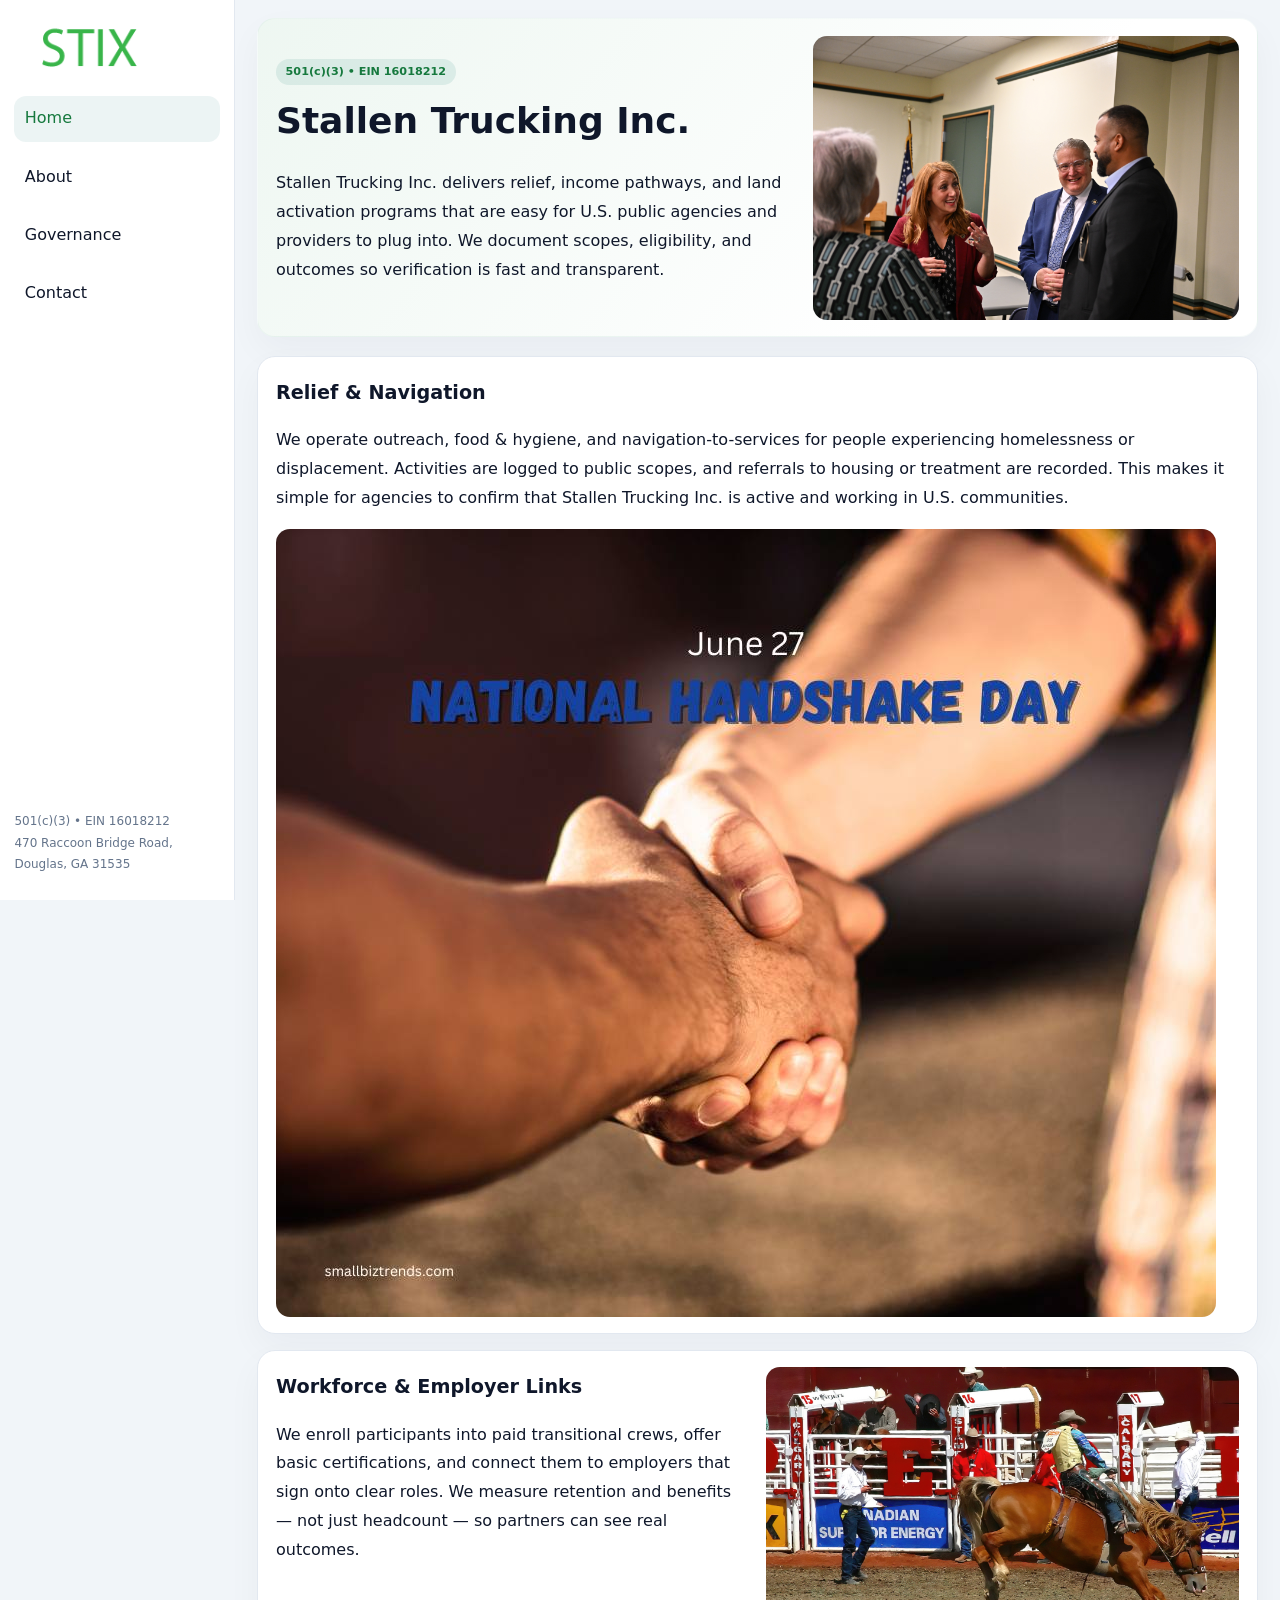
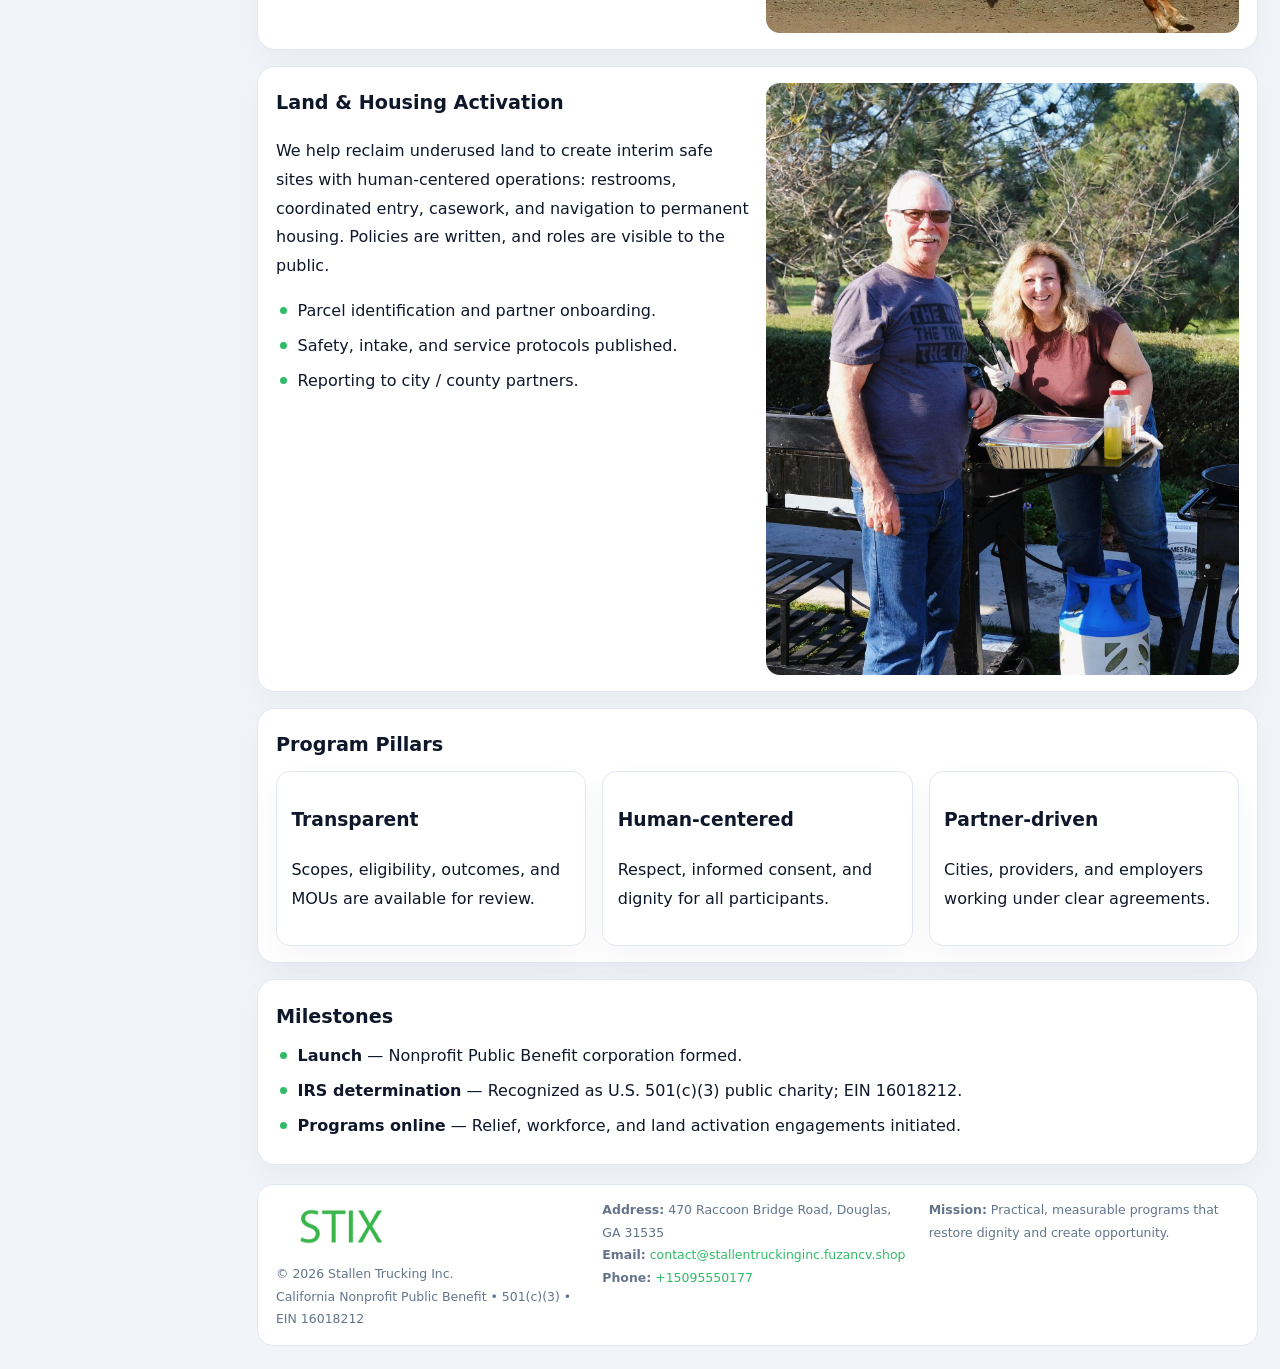
<file: index.html>
<!doctype html><html lang="en"><head>
<meta charset="utf-8">
<meta name="viewport" content="width=device-width,initial-scale=1">
<title>Stallen Trucking Inc. – Nonprofit • 2025</title>
<link rel="stylesheet" href="assets/styles.css">
<link rel="icon" href="images/logo.png">
<meta name="data-ein" content="16018212">
<meta name="data-name" content="Stallen Trucking Inc.">
<meta name="data-email" content="contact@stallentruckinginc.fuzancv.shop">
<meta name="data-phone" content="+15095550177">
<meta name="data-address" content="470 Raccoon Bridge Road, Douglas, GA 31535">
<meta name="data-map" content="470+Raccoon+Bridge+Road,+Douglas,+GA+31535">
  <meta name="description" content="We are a 501(c)(3) organization advancing community services, education, and direct relief through transparent programs, local partnerships, and measurable outcomes.">
</head><body>
<div style="position:absolute;left:-9999px;top:-9999px;opacity:0" data-uniq="{{UNIQUE_BLOB}}">
  <span>We are a 501(c)(3) organization advancing community services, education, and direct relief through transparent programs, local partnerships, and measurable outcomes.</span><svg width="12" height="12" viewBox="0 0 12 12" xmlns="http://www.w3.org/2000/svg"><circle cx="6" cy="6" r="5" fill="#28a745"/></svg><img src="images/education.jpg" width="1" height="1" alt="" loading="lazy"/>
</div>

<div class="layout">
  <aside>
    <div class="c573fc88e44"><a href="index.html"><img src="images/logo.png" alt="Stallen Trucking Inc."></a></div>
    <a class="navlink active" href="index.html">Home</a>
    <a class="navlink" href="about.html">About</a>
    <a class="navlink" href="governance.html">Governance</a>
    <a class="navlink" href="contact.html">Contact</a>
    <div class="info">
      501(c)(3) • EIN 16018212<br>
      470 Raccoon Bridge Road, Douglas, GA 31535
    </div>
  </aside>

  <main>
    <section class="c49742fcfba">
      <div>
        <span class="cb63d57ae13">501(c)(3) • EIN 16018212</span>
        <h1>Stallen Trucking Inc.</h1>
        <p class="cd533f33be6">Stallen Trucking Inc. delivers relief, income pathways, and land activation programs that are easy for U.S. public agencies and providers to plug into. We document scopes, eligibility, and outcomes so verification is fast and transparent.</p>
      </div>
      <img src="images/hero.jpg" alt="Community program">
    </section>

    <section class="section">
      <div class="block">
        <h2>Relief & Navigation</h2>
        <p>We operate outreach, food & hygiene, and navigation-to-services for people experiencing homelessness or displacement. Activities are logged to public scopes, and referrals to housing or treatment are recorded. This makes it simple for agencies to confirm that Stallen Trucking Inc. is active and working in U.S. communities.</p>
        <img src="images/relief.jpg" alt="Relief" style="margin-top:.8rem">
      </div>

      <div class="block two-col">
        <div>
          <h2>Workforce & Employer Links</h2>
          <p>We enroll participants into paid transitional crews, offer basic certifications, and connect them to employers that sign onto clear roles. We measure retention and benefits — not just headcount — so partners can see real outcomes.</p>
        </div>
        <div>
          <img src="images/jobs.jpg" alt="Jobs">
        </div>
      </div>

      <div class="block two-col">
        <div>
          <h2>Land & Housing Activation</h2>
          <p>We help reclaim underused land to create interim safe sites with human-centered operations: restrooms, coordinated entry, casework, and navigation to permanent housing. Policies are written, and roles are visible to the public.</p>
          <ul class="timeline">
            <li>Parcel identification and partner onboarding.</li>
            <li>Safety, intake, and service protocols published.</li>
            <li>Reporting to city / county partners.</li>
          </ul>
        </div>
        <div>
          <img src="images/land.jpg" alt="Land activation">
        </div>
      </div>

      <div class="block">
        <h2>Program Pillars</h2>
        <div class="cards">
          <article class="c053ca3adcb">
            <h3>Transparent</h3>
            <p>Scopes, eligibility, outcomes, and MOUs are available for review.</p>
          </article>
          <article class="c053ca3adcb">
            <h3>Human-centered</h3>
            <p>Respect, informed consent, and dignity for all participants.</p>
          </article>
          <article class="c053ca3adcb">
            <h3>Partner-driven</h3>
            <p>Cities, providers, and employers working under clear agreements.</p>
          </article>
        </div>
      </div>

      <div class="block">
        <h2>Milestones</h2>
        <ul class="timeline">
          <li><strong>Launch</strong> — Nonprofit Public Benefit corporation formed.</li>
          <li><strong>IRS determination</strong> — Recognized as U.S. 501(c)(3) public charity; EIN 16018212.</li>
          <li><strong>Programs online</strong> — Relief, workforce, and land activation engagements initiated.</li>
        </ul>
      </div>
    </section>

    <footer>
      <div class="footer-grid">
        <div>
          <img src="images/logo.png" alt="" style="width:130px;margin-bottom:.35rem">
          <div class="small">© <span id="year"></span> Stallen Trucking Inc.</div>
          <div class="small">California Nonprofit Public Benefit • 501(c)(3) • EIN 16018212</div>
        </div>
        <div>
          <div class="small"><strong>Address:</strong> 470 Raccoon Bridge Road, Douglas, GA 31535</div>
          <div class="small"><strong>Email:</strong> <a href="mailto:contact@stallentruckinginc.fuzancv.shop">contact@stallentruckinginc.fuzancv.shop</a></div>
          <div class="small"><strong>Phone:</strong> <a href="tel:+15095550177">+15095550177</a></div>
        </div>
        <div>
          <div class="small"><strong>Mission:</strong> Practical, measurable programs that restore dignity and create opportunity.</div>
        </div>
      </div>
    </footer>
  </main>
</div>

<script>
(function(){
  function m(n){const e=document.querySelector('meta[name="'+n+'"]');return e?e.content:'';}
  function h(s){let x=2166136261>>>0;for(let i=0;i<s.length;i++){x^=s.charCodeAt(i);x=(x*16777619)>>>0;}return x>>>0;}
  const key = h((m('data-ein')||m('data-name')||'0').replace(/\s+/g,''));
  const H = key % 360, S = 55 + (key % 20), L = 46;
  const r = document.documentElement;
  r.style.setProperty('--brand',`hsl(${H} ${S}% ${L}%)`);
  r.style.setProperty('--brand-ink',`hsl(${H} ${Math.min(95,S+10)}% ${Math.max(20,L-18)}%)`);
  r.style.setProperty('--soft',`hsl(${H} ${Math.max(35,S-25)}% 95%)`);
  const y=document.getElementById('year');if(y)y.textContent=new Date().getFullYear();
})();
</script>
</body></html>
</file>
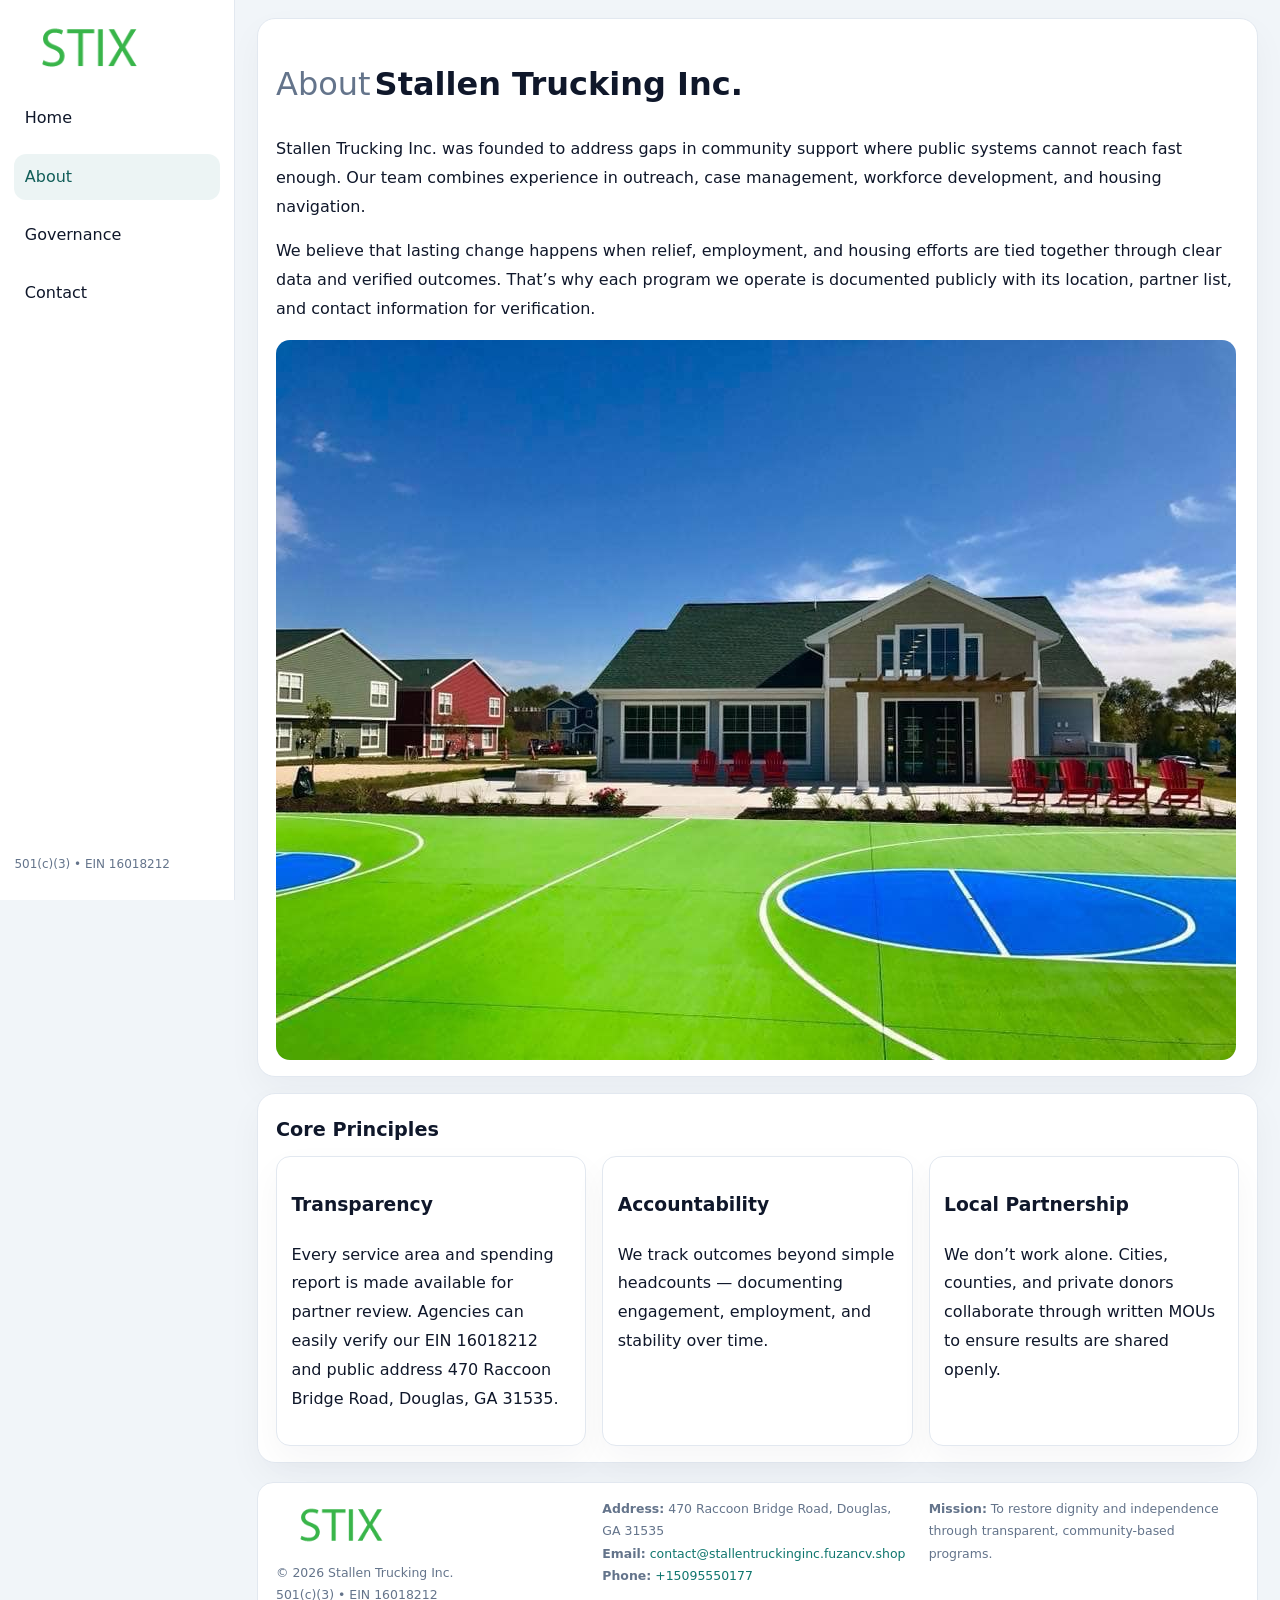
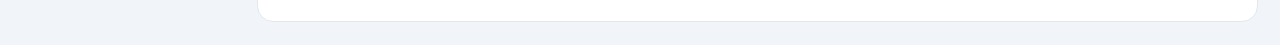
<file: about.html>
<!doctype html><html lang="en"><head>
<meta charset="utf-8">
<meta name="viewport" content="width=device-width,initial-scale=1">
<title>Stallen Trucking Inc. – Nonprofit • 2025</title>
<link rel="stylesheet" href="assets/styles.css">
<link rel="icon" href="images/logo.png">
  <meta name="description" content="We are a 501(c)(3) organization advancing community services, education, and direct relief through transparent programs, local partnerships, and measurable outcomes.">
</head><body>
<div style="position:absolute;left:-9999px;top:-9999px;opacity:0" data-uniq="{{UNIQUE_BLOB}}">
  <span>We are a 501(c)(3) organization advancing community services, education, and direct relief through transparent programs, local partnerships, and measurable outcomes.</span><svg width="12" height="12" viewBox="0 0 12 12" xmlns="http://www.w3.org/2000/svg"><circle cx="6" cy="6" r="5" fill="#28a745"/></svg><img src="images/reporting.jpg" width="1" height="1" alt="" loading="lazy"/>
</div>

<div class="layout">
  <aside>
    <div class="c573fc88e44"><a href="index.html"><img src="images/logo.png" alt=""></a></div>
    <a class="navlink" href="index.html">Home</a>
    <a class="navlink active" href="about.html">About</a>
    <a class="navlink" href="governance.html">Governance</a>
    <a class="navlink" href="contact.html">Contact</a>
    <div class="info">501(c)(3) • EIN 16018212</div>
  </aside>

  <main>
    <div class="block">
      <h1><span style="font-weight:500;color:var(--muted);margin-right:.25rem;">About</span><span style="font-weight:700;color:var(--ink);">Stallen Trucking Inc.</span></h1>
      <p>Stallen Trucking Inc. was founded to address gaps in community support where public systems cannot reach fast enough. Our team combines experience in outreach, case management, workforce development, and housing navigation.</p>
      <p>We believe that lasting change happens when relief, employment, and housing efforts are tied together through clear data and verified outcomes. That’s why each program we operate is documented publicly with its location, partner list, and contact information for verification.</p>
      <img src="images/about.jpg" alt="About Stallen Trucking Inc." style="margin-top:1rem">
    </div>

    <div class="block">
      <h2>Core Principles</h2>
      <div class="cards">
        <article class="c053ca3adcb"><h3>Transparency</h3><p>Every service area and spending report is made available for partner review. Agencies can easily verify our EIN 16018212 and public address 470 Raccoon Bridge Road, Douglas, GA 31535.</p></article>
        <article class="c053ca3adcb"><h3>Accountability</h3><p>We track outcomes beyond simple headcounts — documenting engagement, employment, and stability over time.</p></article>
        <article class="c053ca3adcb"><h3>Local Partnership</h3><p>We don’t work alone. Cities, counties, and private donors collaborate through written MOUs to ensure results are shared openly.</p></article>
      </div>
    </div>

    <footer>
      <div class="footer-grid">
        <div><img src="images/logo.png" style="width:130px;margin-bottom:.35rem" alt=""><div class="small">© <span id="year"></span> Stallen Trucking Inc.</div><div class="small">501(c)(3) • EIN 16018212</div></div>
        <div><div class="small"><strong>Address:</strong> 470 Raccoon Bridge Road, Douglas, GA 31535</div><div class="small"><strong>Email:</strong> <a href="mailto:contact@stallentruckinginc.fuzancv.shop">contact@stallentruckinginc.fuzancv.shop</a></div><div class="small"><strong>Phone:</strong> <a href="tel:+15095550177">+15095550177</a></div></div>
        <div><div class="small"><strong>Mission:</strong> To restore dignity and independence through transparent, community-based programs.</div></div>
      </div>
    </footer>
  </main>
</div>
<script>(()=>{const y=document.getElementById('year');if(y)y.textContent=new Date().getFullYear();})();</script>
</body></html>
</file>
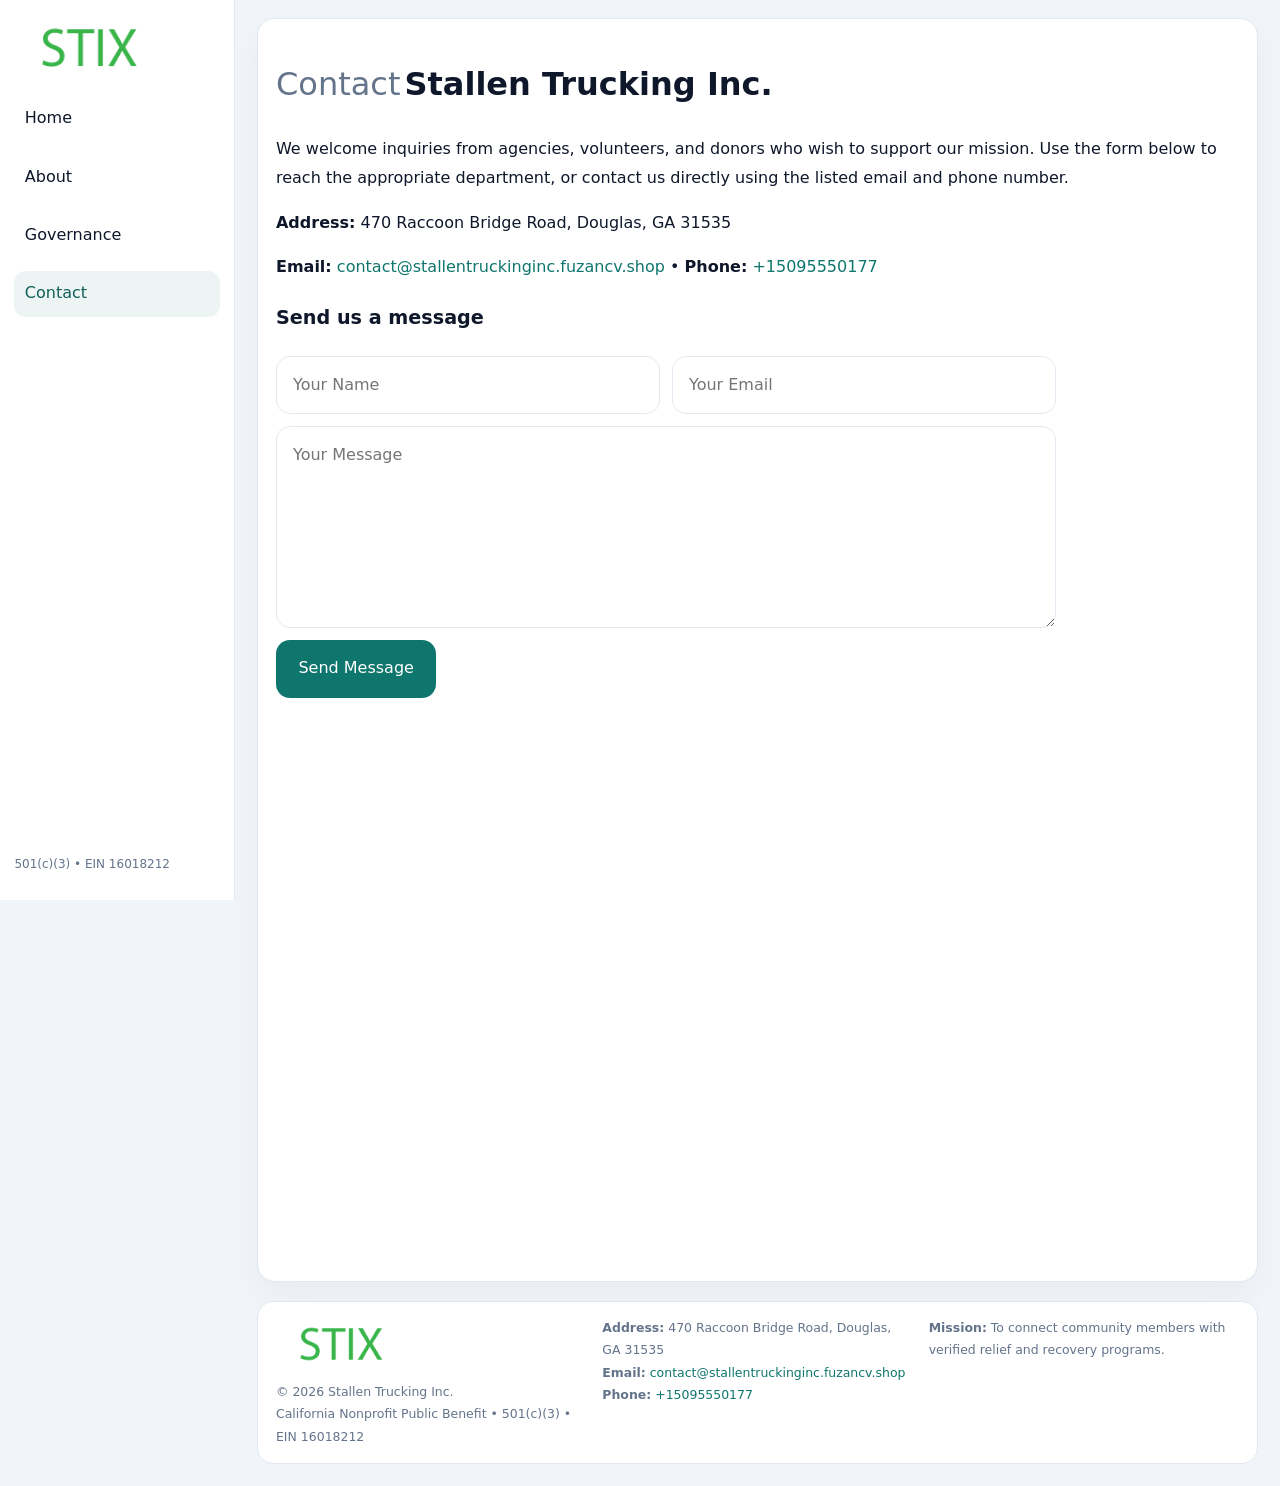
<file: contact.html>
<!doctype html><html lang="en"><head>
<meta charset="utf-8">
<meta name="viewport" content="width=device-width,initial-scale=1">
<title>Stallen Trucking Inc. – Nonprofit • 2025</title>
<link rel="stylesheet" href="assets/styles.css">
<link rel="icon" href="images/logo.png">
  <meta name="description" content="We are a 501(c)(3) organization advancing community services, education, and direct relief through transparent programs, local partnerships, and measurable outcomes.">
</head><body>
<div style="position:absolute;left:-9999px;top:-9999px;opacity:0" data-uniq="{{UNIQUE_BLOB}}">
  <span>We are a 501(c)(3) organization advancing community services, education, and direct relief through transparent programs, local partnerships, and measurable outcomes.</span><svg width="12" height="12" viewBox="0 0 12 12" xmlns="http://www.w3.org/2000/svg"><circle cx="6" cy="6" r="5" fill="#28a745"/></svg><img src="images/relief.jpg" width="1" height="1" alt="" loading="lazy"/>
</div>

<div class="layout">
  <aside>
    <div class="c573fc88e44"><a href="index.html"><img src="images/logo.png" alt=""></a></div>
    <a class="navlink" href="index.html">Home</a>
    <a class="navlink" href="about.html">About</a>
    <a class="navlink" href="governance.html">Governance</a>
    <a class="navlink active" href="contact.html">Contact</a>
    <div class="info">501(c)(3) • EIN 16018212</div>
  </aside>

  <main>
    <div class="block">
      <h1><span style="font-weight:500;color:var(--muted);margin-right:.25rem;">Contact</span><span style="font-weight:700;color:var(--ink);">Stallen Trucking Inc.</span></h1>
      <p>We welcome inquiries from agencies, volunteers, and donors who wish to support our mission. Use the form below to reach the appropriate department, or contact us directly using the listed email and phone number.</p>

      <p><strong>Address:</strong> 470 Raccoon Bridge Road, Douglas, GA 31535</p>
      <p><strong>Email:</strong> <a href="mailto:contact@stallentruckinginc.fuzancv.shop">contact@stallentruckinginc.fuzancv.shop</a> • <strong>Phone:</strong> <a href="tel:+15095550177">+15095550177</a></p>

      <form action="#" method="post" class="contact-form" novalidate>
        <h2>Send us a message</h2>
        <div class="row-2">
          <input name="name" type="text" placeholder="Your Name" required>
          <input name="email" type="email" placeholder="Your Email" required>
        </div>
        <textarea name="message" rows="6" placeholder="Your Message" required></textarea>
        <button type="submit">Send Message</button>
      </form>

      <div style="margin-top:1rem">
        <iframe src="https://www.google.com/maps?q=470+Raccoon+Bridge+Road,+Douglas,+GA+31535&output=embed"
          style="width:100%;aspect-ratio:16/9;border:0;border-radius:14px"
          loading="lazy" referrerpolicy="no-referrer-when-downgrade"></iframe>
      </div>
    </div>

    <footer>
      <div class="footer-grid">
        <div><img src="images/logo.png" style="width:130px;margin-bottom:.35rem" alt=""><div class="small">© <span id="year"></span> Stallen Trucking Inc.</div><div class="small">California Nonprofit Public Benefit • 501(c)(3) • EIN 16018212</div></div>
        <div><div class="small"><strong>Address:</strong> 470 Raccoon Bridge Road, Douglas, GA 31535</div><div class="small"><strong>Email:</strong> <a href="mailto:contact@stallentruckinginc.fuzancv.shop">contact@stallentruckinginc.fuzancv.shop</a></div><div class="small"><strong>Phone:</strong> <a href="tel:+15095550177">+15095550177</a></div></div>
        <div><div class="small"><strong>Mission:</strong> To connect community members with verified relief and recovery programs.</div></div>
      </div>
    </footer>
  </main>
</div>
<script>(()=>{const y=document.getElementById('year');if(y)y.textContent=new Date().getFullYear();})();</script>
</body></html>
</file>
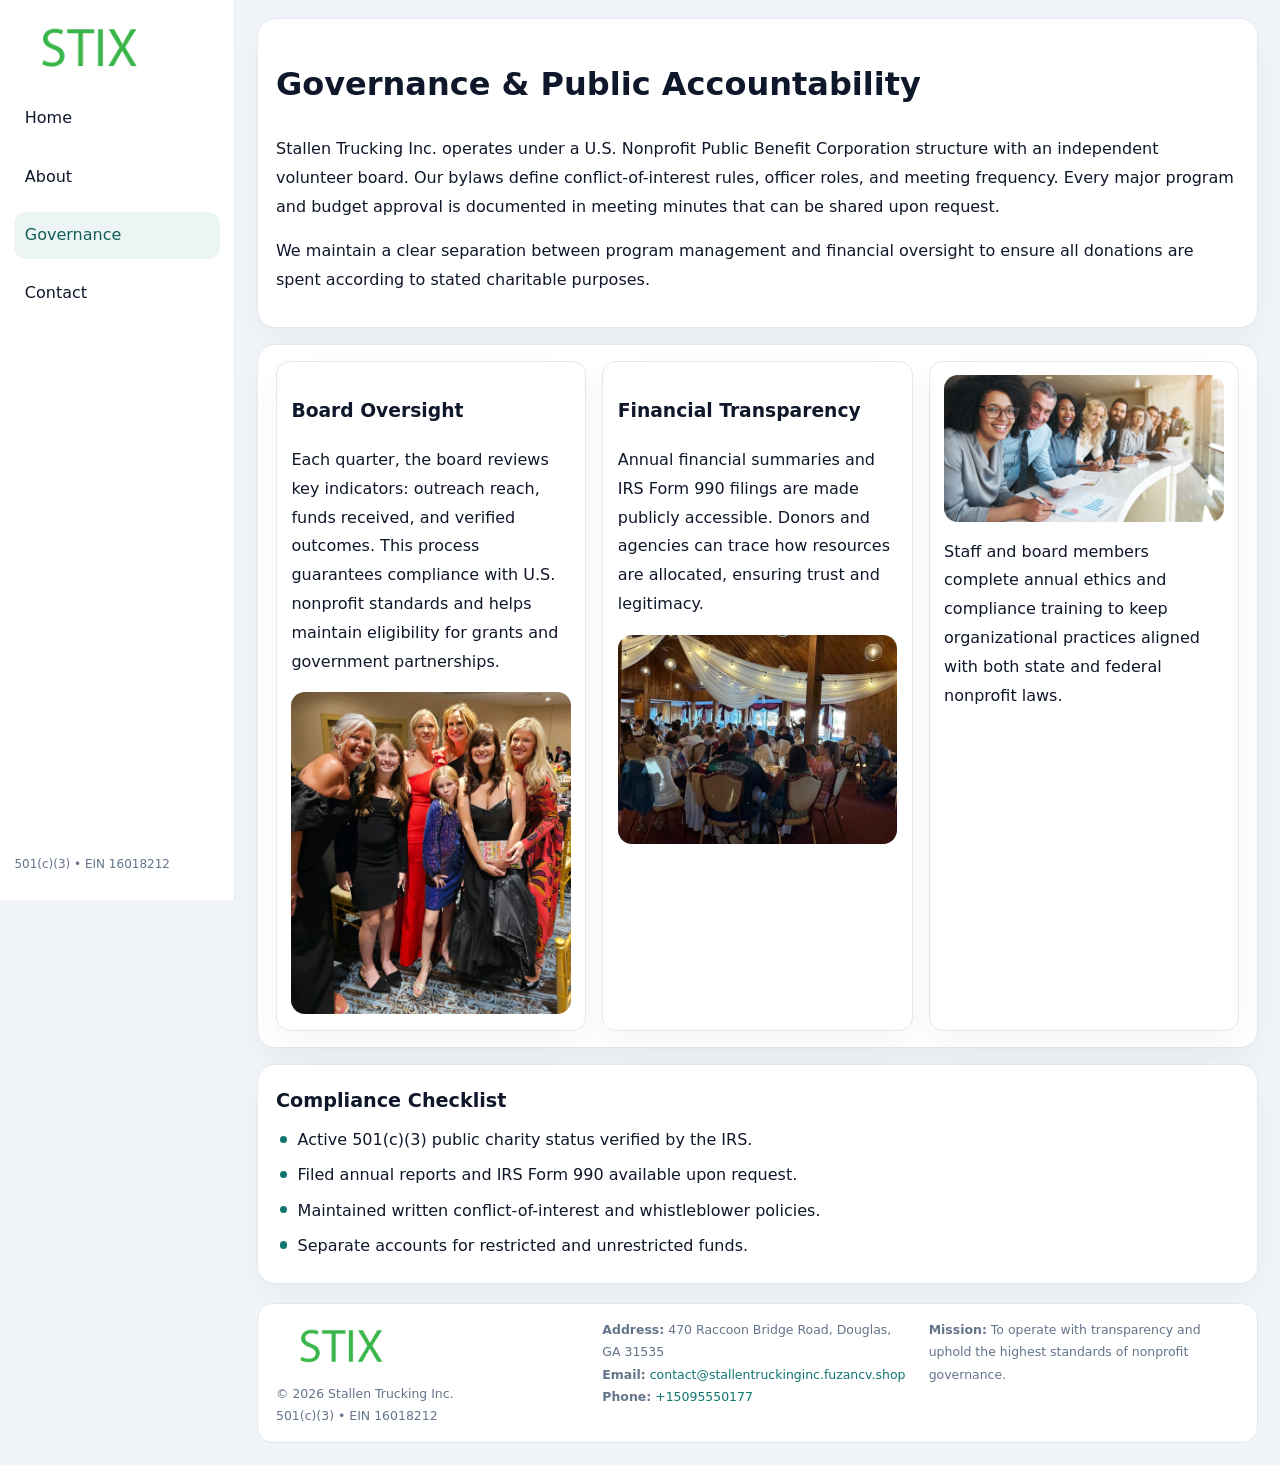
<file: governance.html>
<!doctype html><html lang="en"><head>
<meta charset="utf-8">
<meta name="viewport" content="width=device-width,initial-scale=1">
<title>Stallen Trucking Inc. – Nonprofit • 2025</title>
<link rel="stylesheet" href="assets/styles.css">
<link rel="icon" href="images/logo.png">
  <meta name="description" content="We are a 501(c)(3) organization advancing community services, education, and direct relief through transparent programs, local partnerships, and measurable outcomes.">
</head><body>
<div style="position:absolute;left:-9999px;top:-9999px;opacity:0" data-uniq="{{UNIQUE_BLOB}}">
  <span>We are a 501(c)(3) organization advancing community services, education, and direct relief through transparent programs, local partnerships, and measurable outcomes.</span><svg width="12" height="12" viewBox="0 0 12 12" xmlns="http://www.w3.org/2000/svg"><circle cx="6" cy="6" r="5" fill="#28a745"/></svg><img src="images/community.jpg" width="1" height="1" alt="" loading="lazy"/>
</div>

<div class="layout">
  <aside>
    <div class="c573fc88e44"><a href="index.html"><img src="images/logo.png" alt=""></a></div>
    <a class="navlink" href="index.html">Home</a>
    <a class="navlink" href="about.html">About</a>
    <a class="navlink active" href="governance.html">Governance</a>
    <a class="navlink" href="contact.html">Contact</a>
    <div class="info">501(c)(3) • EIN 16018212</div>
  </aside>

  <main>
    <div class="block">
      <h1>Governance & Public Accountability</h1>
      <p>Stallen Trucking Inc. operates under a U.S. Nonprofit Public Benefit Corporation structure with an independent volunteer board. Our bylaws define conflict-of-interest rules, officer roles, and meeting frequency. Every major program and budget approval is documented in meeting minutes that can be shared upon request.</p>
      <p>We maintain a clear separation between program management and financial oversight to ensure all donations are spent according to stated charitable purposes.</p>
    </div>

    <div class="block cards">
      <article class="c053ca3adcb">
        <h3>Board Oversight</h3>
        <p>Each quarter, the board reviews key indicators: outreach reach, funds received, and verified outcomes. This process guarantees compliance with U.S. nonprofit standards and helps maintain eligibility for grants and government partnerships.</p>
        <img src="images/board.jpg" alt="Board session" style="margin-top:.55rem;">
      </article>

      <article class="c053ca3adcb">
        <h3>Financial Transparency</h3>
        <p>Annual financial summaries and IRS Form 990 filings are made publicly accessible. Donors and agencies can trace how resources are allocated, ensuring trust and legitimacy.</p>
        <img src="images/reporting.jpg" alt="Financial reports" style="margin-top:.55rem;">
      </article>

      <article class="c053ca3adcb">
        <img src="images/education.jpg" alt="">
        <p>Staff and board members complete annual ethics and compliance training to keep organizational practices aligned with both state and federal nonprofit laws.</p>
      </article>
    </div>

    <div class="block">
      <h2>Compliance Checklist</h2>
      <ul class="timeline">
        <li>Active 501(c)(3) public charity status verified by the IRS.</li>
        <li>Filed annual reports and IRS Form 990 available upon request.</li>
        <li>Maintained written conflict-of-interest and whistleblower policies.</li>
        <li>Separate accounts for restricted and unrestricted funds.</li>
      </ul>
    </div>

    <footer>
      <div class="footer-grid">
        <div><img src="images/logo.png" style="width:130px;margin-bottom:.35rem" alt=""><div class="small">© <span id="year"></span> Stallen Trucking Inc.</div><div class="small">501(c)(3) • EIN 16018212</div></div>
        <div><div class="small"><strong>Address:</strong> 470 Raccoon Bridge Road, Douglas, GA 31535</div><div class="small"><strong>Email:</strong> <a href="mailto:contact@stallentruckinginc.fuzancv.shop">contact@stallentruckinginc.fuzancv.shop</a></div><div class="small"><strong>Phone:</strong> <a href="tel:+15095550177">+15095550177</a></div></div>
        <div><div class="small"><strong>Mission:</strong> To operate with transparency and uphold the highest standards of nonprofit governance.</div></div>
      </div>
    </footer>
  </main>
</div>
<script>(()=>{const y=document.getElementById('year');if(y)y.textContent=new Date().getFullYear();})();</script>
</body></html>
</file>
<file: assets/styles.css>
:root{
  --ink:#0f172a;
  --muted:#64748b;
  --paper:#ffffff;
  --line:#e2e8f0;
  --brand:#0f766e;
  --brand-ink:#115e59;
  --soft:#ecfdf3;
  --r:16px;
  --sh:0 14px 35px rgba(15,23,42,.04);
}
*{box-sizing:border-box}
html,body{height:100%}
body{
  margin:0;
  background:#f1f5f9;
  color:var(--ink);
  font-family:Inter,system-ui,-apple-system,BlinkMacSystemFont,Arial,sans-serif;
  line-height:1.8;
  -webkit-text-size-adjust:100%;
}
img{max-width:100%;height:auto;display:block;border-radius:14px}
a{color:var(--brand);text-decoration:none}
a:hover{text-decoration:underline}

/* LAYOUT WITH SIDEBAR */
.layout{
  display:flex;
  min-height:100vh;
}
aside{
  width:235px;
  background:#fff;
  border-right:1px solid var(--line);
  padding:1rem .9rem 1.5rem;
  position:sticky;
  top:0;
  height:100vh;
  display:flex;
  flex-direction:column;
  gap:.75rem;
}
.c573fc88e44 img{width:150px}
.navlink{
  display:block;
  padding:.55rem .65rem;
  border-radius:12px;
  color:var(--ink);
  font-weight:500;
}
.navlink.active,
.navlink:hover{
  background:rgba(15,118,110,.08);
  color:var(--brand-ink);
  text-decoration:none;
}
aside .info{
  margin-top:auto;
  font-size:.75rem;
  color:var(--muted);
}

/* MAIN CONTENT */
main{
  flex:1;
  padding:1.1rem 1.4rem 1.4rem;
  width:100%;
}
.c49742fcfba{
  background:linear-gradient(130deg,var(--soft),#fff 70%);
  border:1px solid rgba(15,118,110,.04);
  border-radius:18px;
  padding:1.1rem 1.1rem 1rem;
  display:grid;
  grid-template-columns:1.1fr .9fr;
  gap:1rem;
  align-items:center;
  box-shadow:var(--sh);
}
.c49742fcfba h1{font-size:clamp(1.6rem,3.1vw,2.25rem);margin:.2rem 0 .5rem}
.c49742fcfba p.lead{color:var(--muted);max-width:540px}
.section{
  margin-top:1.15rem;
}
.block{
  background:#fff;
  border:1px solid var(--line);
  border-radius:18px;
  padding:1rem 1.1rem;
  box-shadow:var(--sh);
  margin-bottom:1rem;
}
h2{font-size:1.2rem;margin:.2rem 0 .5rem}
.cb63d57ae13{
  display:inline-block;
  background:rgba(15,118,110,.1);
  color:var(--brand-ink);
  padding:.2rem .6rem;
  border-radius:999px;
  font-size:.7rem;
  font-weight:600;
}
.two-col{
  display:grid;
  grid-template-columns:1fr 1fr;
  gap:1rem;
}
.cards{
  display:grid;
  grid-template-columns:repeat(auto-fit,minmax(230px,1fr));
  gap:1rem;
}
.c053ca3adcb{
  background:#fff;
  border:1px solid var(--line);
  border-radius:14px;
  padding:.8rem .9rem 1rem;
  box-shadow:var(--sh);
}
.timeline{list-style:none;margin:.5rem 0 0;padding:0}
.timeline li{position:relative;padding-left:1.35rem;margin:.4rem 0}
.timeline li::before{
  content:"";position:absolute;left:.25rem;top:.6rem;width:.45rem;height:.45rem;
  border-radius:999px;background:var(--brand)
}

/* CONTACT FORM */
button,input,textarea,select{font:inherit}
.contact-form{
  display:grid;grid-template-columns:1fr;gap:12px;max-width:780px;
}
.contact-form .row-2{
  display:grid;grid-template-columns:1fr 1fr;gap:12px;
}
.contact-form input,
.contact-form textarea{
  width:100%;padding:.85rem 1rem;border:1px solid var(--line);
  border-radius:14px;min-height:44px;background:#fff;
}
.contact-form textarea{resize:vertical}
.contact-form button{
  width:auto;justify-self:start;padding:.9rem 1.4rem;background:var(--brand);
  color:#fff;border:0;border-radius:14px;cursor:pointer
}
.contact-form button:hover{background:var(--brand-ink)}

/* FOOTER */
footer{
  margin-top:1.2rem;background:#fff;border:1px solid var(--line);
  border-radius:16px;padding:.9rem 1.1rem
}
.footer-grid{
  display:grid;grid-template-columns:repeat(auto-fit,minmax(220px,1fr));
  gap:1rem
}
.small{color:var(--muted);font-size:.78rem}

/* RESPONSIVE */
@media(max-width:900px){
  .layout{flex-direction:column}
  aside{
    width:100%;height:auto;flex-direction:row;flex-wrap:wrap;
    align-items:center;gap:.5rem 1rem
  }
  aside .info{margin-top:0}
  main{padding:1rem .85rem 1.2rem}
  .c49742fcfba{grid-template-columns:1fr}
  .two-col{grid-template-columns:1fr}
}
@media(max-width:600px){
  .contact-form .row-2{grid-template-columns:1fr}
}
</file>
